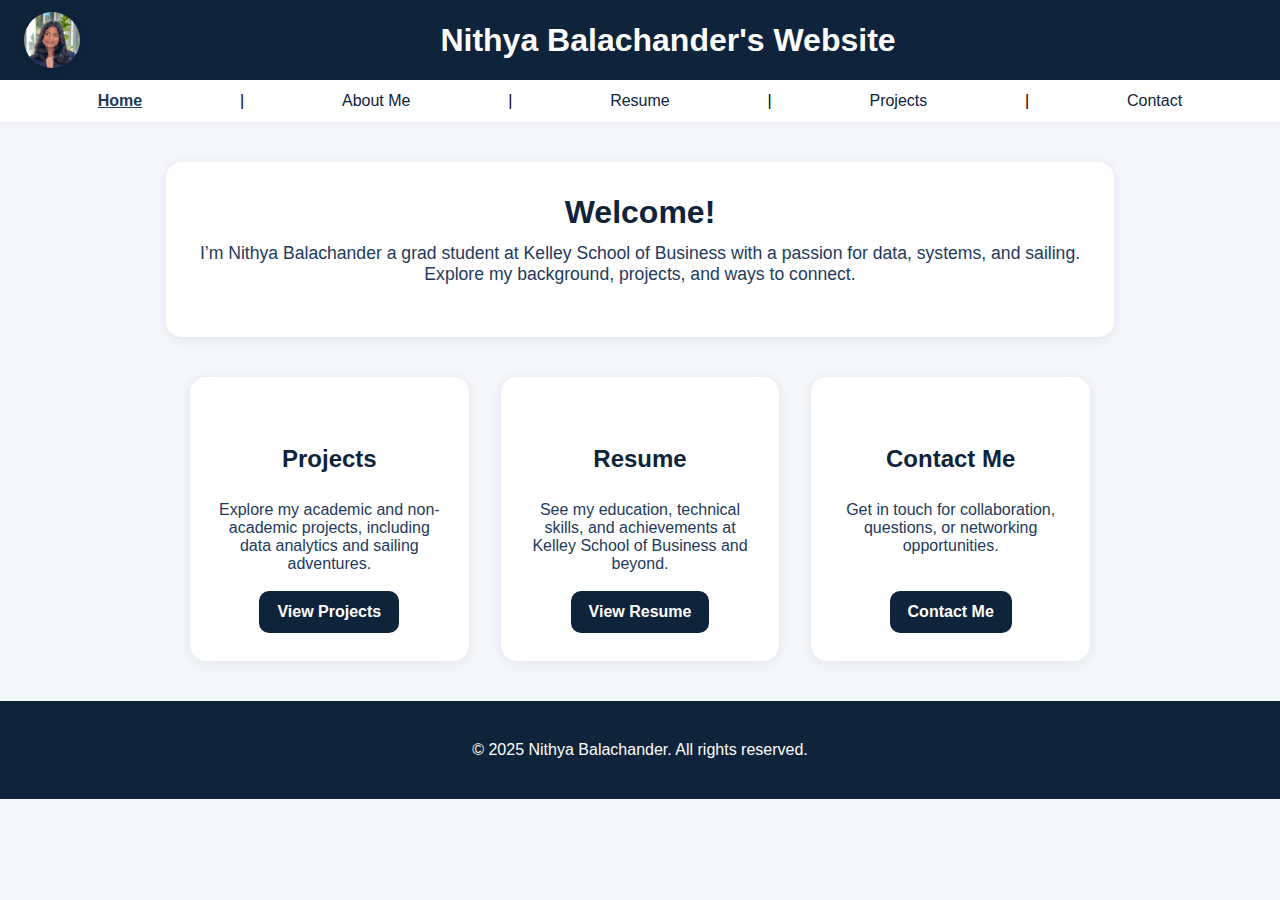
<file: index.html>
<!DOCTYPE html>
<html lang="en">
  <head>
    <meta charset="UTF-8" />
    <meta name="viewport" content="width=device-width, initial-scale=1.0" />
    <meta http-equiv="X-UA-Compatible" content="ie=edge" />
    <title>Nithya Balachander • Home</title>
    <link rel="stylesheet" href="styles.css" />
  </head>
  <body>
    <header class="site">
      <img src="images/IMG_4500.jpeg" alt="Home Logo" width="60" />
      <h1>Nithya Balachander's Website</h1>
    </header>
    <nav>
      <a class="active" href="index.html"> Home</a> | <a href="about.html"> About Me</a> |
      <a href="resume.html"> Resume</a> | <a href="project.html"> Projects</a> |
      <a href="contact.html"> Contact</a>
    </nav>

    <main>
      <section class="hero">
        <h2>Welcome!</h2>
        <p>
          I’m Nithya Balachander a grad student at Kelley School of Business with a passion for data, systems, and sailing. Explore my background, projects, and ways to connect.
        </p>
      </section>
      <section class="card-links">
        <div class="card-link">
          <h3>Projects</h3>
          <p>Explore my academic and non-academic projects, including data analytics and sailing adventures.</p>
          <a class="cta-button" href="project.html">View Projects</a>
        </div>
        <div class="card-link">
          <h3>Resume</h3>
          <p>See my education, technical skills, and achievements at Kelley School of Business and beyond.</p>
          <a class="cta-button secondary" href="resume.html">View Resume</a>
        </div>
        <div class="card-link">
          <h3>Contact Me</h3>
          <p>Get in touch for collaboration, questions, or networking opportunities.</p>
          <a class="cta-button secondary" href="contact.html">Contact Me</a>
        </div>
      </section>
      </section>
    </main>
    <footer class="site-footer">
      <p>&copy; <span id="year">2025</span> Nithya Balachander. All rights reserved.</p>
    </footer>
  </body>
</html>
</file>
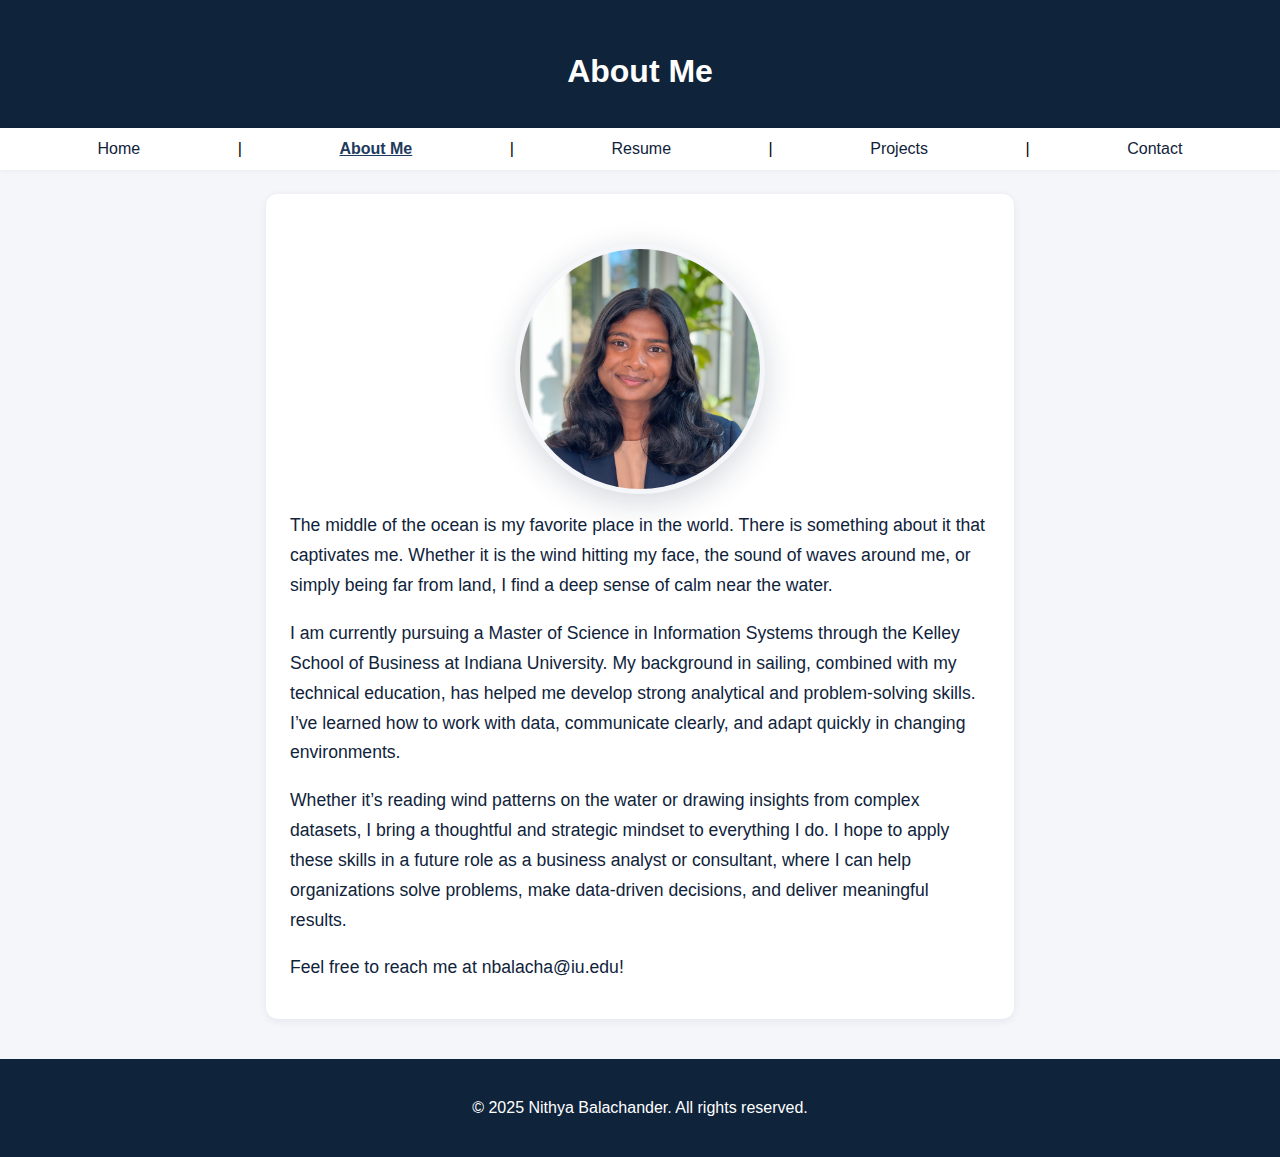
<file: about.html>
<!DOCTYPE html>
<html lang="en">
  <head>
    <meta charset="UTF-8" />
    <meta name="viewport" content="width=device-width, initial-scale=1.0" />
    <meta http-equiv="X-UA-Compatible" content="ie=edge" />
    <title>Nithya Balachander • About</title>
    <link rel="stylesheet" href="styles.css" />
  </head>
  <body>
    <header><h1>About Me</h1></header>
    <nav>
      <a href="index.html"> Home</a> | <a class="active" href="about.html"> About Me</a> |
      <a href="resume.html"> Resume</a> | <a href="project.html"> Projects</a> |
      <a href="contact.html"> Contact</a>
    </nav>

    <div class="content">
      <div class="profile-pic-container">
        <img src="images/IMG_4500.jpeg" alt="Profile picture" class="profile-pic" />
      </div>
      <p>
        The middle of the ocean is my favorite place in the world. There is
        something about it that captivates me. Whether it is the wind hitting my
        face, the sound of waves around me, or simply being far from land, I
        find a deep sense of calm near the water.
      </p>
      <p></p>

      <p>
        I am currently pursuing a Master of Science in Information Systems
        through the Kelley School of Business at Indiana University. My
        background in sailing, combined with my technical education, has helped
        me develop strong analytical and problem-solving skills. I’ve learned
        how to work with data, communicate clearly, and adapt quickly in
        changing environments.
      </p>

      <p>
        Whether it’s reading wind patterns on the water or drawing insights from
        complex datasets, I bring a thoughtful and strategic mindset to
        everything I do. I hope to apply these skills in a future role as a
        business analyst or consultant, where I can help organizations solve
        problems, make data-driven decisions, and deliver meaningful results.
      </p>

      <p>Feel free to reach me at nbalacha@iu.edu!</p>
    </div>
    <footer class="site-footer">
      <p>&copy; <span id="year">2025</span> Nithya Balachander. All rights reserved.</p>
    </footer>
  </body>
</html>
</file>
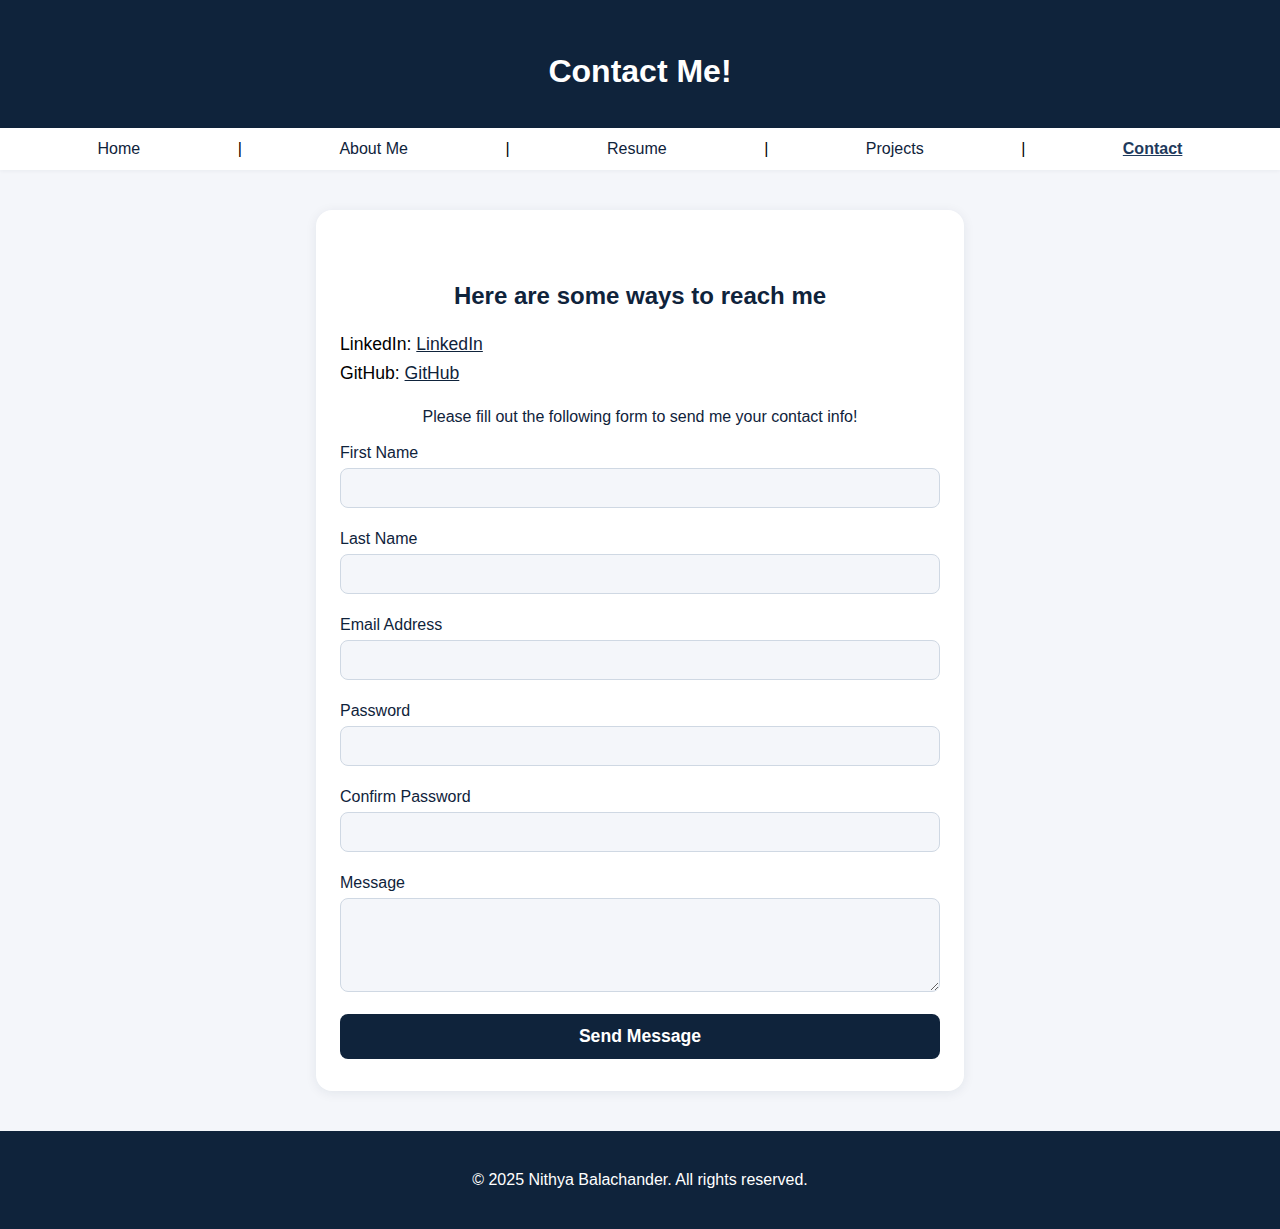
<file: contact.html>
<!DOCTYPE html>
<html lang="en">
  <head>
    <meta charset="UTF-8" />
    <meta name="viewport" content="width=device-width, initial-scale=1.0" />
    <meta http-equiv="X-UA-Compatible" content="ie=edge" />
    <title>Nithya Balachander • Contact</title>
    <link rel="stylesheet" href="styles.css" />
  </head>
  <body>
    <header><h1>Contact Me!</h1></header>
    <nav>
      <a href="index.html"> Home</a> | <a href="about.html"> About Me</a> |
      <a href="resume.html"> Resume</a> | <a href="project.html"> Projects</a> |
      <a class="active" href="contact.html"> Contact</a>
    </nav>
    <main>
      <section class="contact-section">
        <h3>Here are some ways to reach me</h3>
        <ul class="contact-links">
          <li>
            LinkedIn:
            <a
              href="https://www.linkedin.com/in/nithyabalachander/"
              target="_blank"
              >LinkedIn</a
            >
          </li>
          <li>
            GitHub:
            <a href="https://github.com/nbalachander" target="_blank">GitHub</a>
          </li>
        </ul>
        <p class="contact-form-intro">
          Please fill out the following form to send me your contact info!
        </p>
        <form class="contact-form" id="mainContactForm" novalidate>
          <div class="form-row">
            <label for="firstName">First Name</label>
            <input type="text" id="firstName" name="firstName" required aria-describedby="firstNameError" aria-invalid="false" autocomplete="given-name" />
            <span class="error" id="firstNameError" aria-live="polite"></span>
          </div>
          <div class="form-row">
            <label for="lastName">Last Name</label>
            <input type="text" id="lastName" name="lastName" required aria-describedby="lastNameError" aria-invalid="false" autocomplete="family-name" />
            <span class="error" id="lastNameError" aria-live="polite"></span>
          </div>
          <div class="form-row">
            <label for="emailAddress">Email Address</label>
            <input
              type="email"
              id="emailAddress"
              name="emailAddress"
              required
              pattern="^[^@\s]+@[^@\s]+\.[^@\s]+$"
              aria-describedby="emailError"
              aria-invalid="false"
              autocomplete="email"
            />
            <span class="error" id="emailError" aria-live="polite"></span>
          </div>
          <div class="form-row">
            <label for="password">Password</label>
            <input
              type="password"
              id="password"
              name="password"
              required
              minlength="8"
              aria-describedby="passwordError"
              aria-invalid="false"
              autocomplete="new-password"
            />
            <span class="error" id="passwordError" aria-live="polite"></span>
          </div>
          <div class="form-row">
            <label for="confirmPassword">Confirm Password</label>
            <input
              type="password"
              id="confirmPassword"
              name="confirmPassword"
              required
              minlength="8"
              aria-describedby="confirmPasswordError"
              aria-invalid="false"
              autocomplete="new-password"
            />
            <span class="error" id="confirmPasswordError" aria-live="polite"></span>
          </div>
          <div class="form-row">
            <label for="message">Message</label>
            <textarea id="message" name="message" rows="4" required aria-describedby="messageError" aria-invalid="false"></textarea>
            <span class="error" id="messageError" aria-live="polite"></span>
          </div>
          <div class="form-row">
            <button type="submit">Send Message</button>
          </div>
        </form>
        <script>
          document
            .getElementById("mainContactForm")
            .addEventListener("submit", function (e) {
              let valid = true;
              // Clear previous errors
              document
                .querySelectorAll(".error")
                .forEach((el) => (el.textContent = ""));
              // Reset aria-invalid
              [this.firstName, this.lastName, this.emailAddress, this.password, this.confirmPassword, this.message].forEach((el) => {
                if (el) el.setAttribute("aria-invalid", "false");
              });
              // First Name
              if (!this.firstName.value.trim()) {
                document.getElementById("firstNameError").textContent =
                  "First name is required.";
                this.firstName.setAttribute("aria-invalid", "true");
                valid = false;
              }
              // Last Name
              if (!this.lastName.value.trim()) {
                document.getElementById("lastNameError").textContent =
                  "Last name is required.";
                this.lastName.setAttribute("aria-invalid", "true");
                valid = false;
              }
              // Email
              const emailPattern = /^[^@\s]+@[^@\s]+\.[^@\s]+$/;
              if (!this.emailAddress.value.trim()) {
                document.getElementById("emailError").textContent =
                  "Email address is required.";
                this.emailAddress.setAttribute("aria-invalid", "true");
                valid = false;
              } else if (!emailPattern.test(this.emailAddress.value)) {
                document.getElementById("emailError").textContent =
                  "Please enter a valid email address.";
                this.emailAddress.setAttribute("aria-invalid", "true");
                valid = false;
              }
              // Password
              if (!this.password.value) {
                document.getElementById("passwordError").textContent =
                  "Password is required.";
                this.password.setAttribute("aria-invalid", "true");
                valid = false;
              } else if (this.password.value.length < 8) {
                document.getElementById("passwordError").textContent =
                  "Password must be at least 8 characters.";
                this.password.setAttribute("aria-invalid", "true");
                valid = false;
              }
              // Confirm Password
              if (!this.confirmPassword.value) {
                document.getElementById("confirmPasswordError").textContent =
                  "Please confirm your password.";
                this.confirmPassword.setAttribute("aria-invalid", "true");
                valid = false;
              } else if (this.confirmPassword.value !== this.password.value) {
                document.getElementById("confirmPasswordError").textContent =
                  "Passwords do not match.";
                this.confirmPassword.setAttribute("aria-invalid", "true");
                valid = false;
              }
              // Message
              if (!this.message.value.trim()) {
                document.getElementById("messageError").textContent =
                  "Message is required.";
                this.message.setAttribute("aria-invalid", "true");
                valid = false;
              }
              if (!valid) {
                e.preventDefault();
                return false;
              }
              // Redirect to thank you page
              e.preventDefault();
              window.location.href = "thankyou.html";
            });
        </script>
      </section>
    </main>
    <footer class="site-footer">
      <p>&copy; <span id="year">2025</span> Nithya Balachander. All rights reserved.</p>
    </footer>
  </body>
</html>
</file>
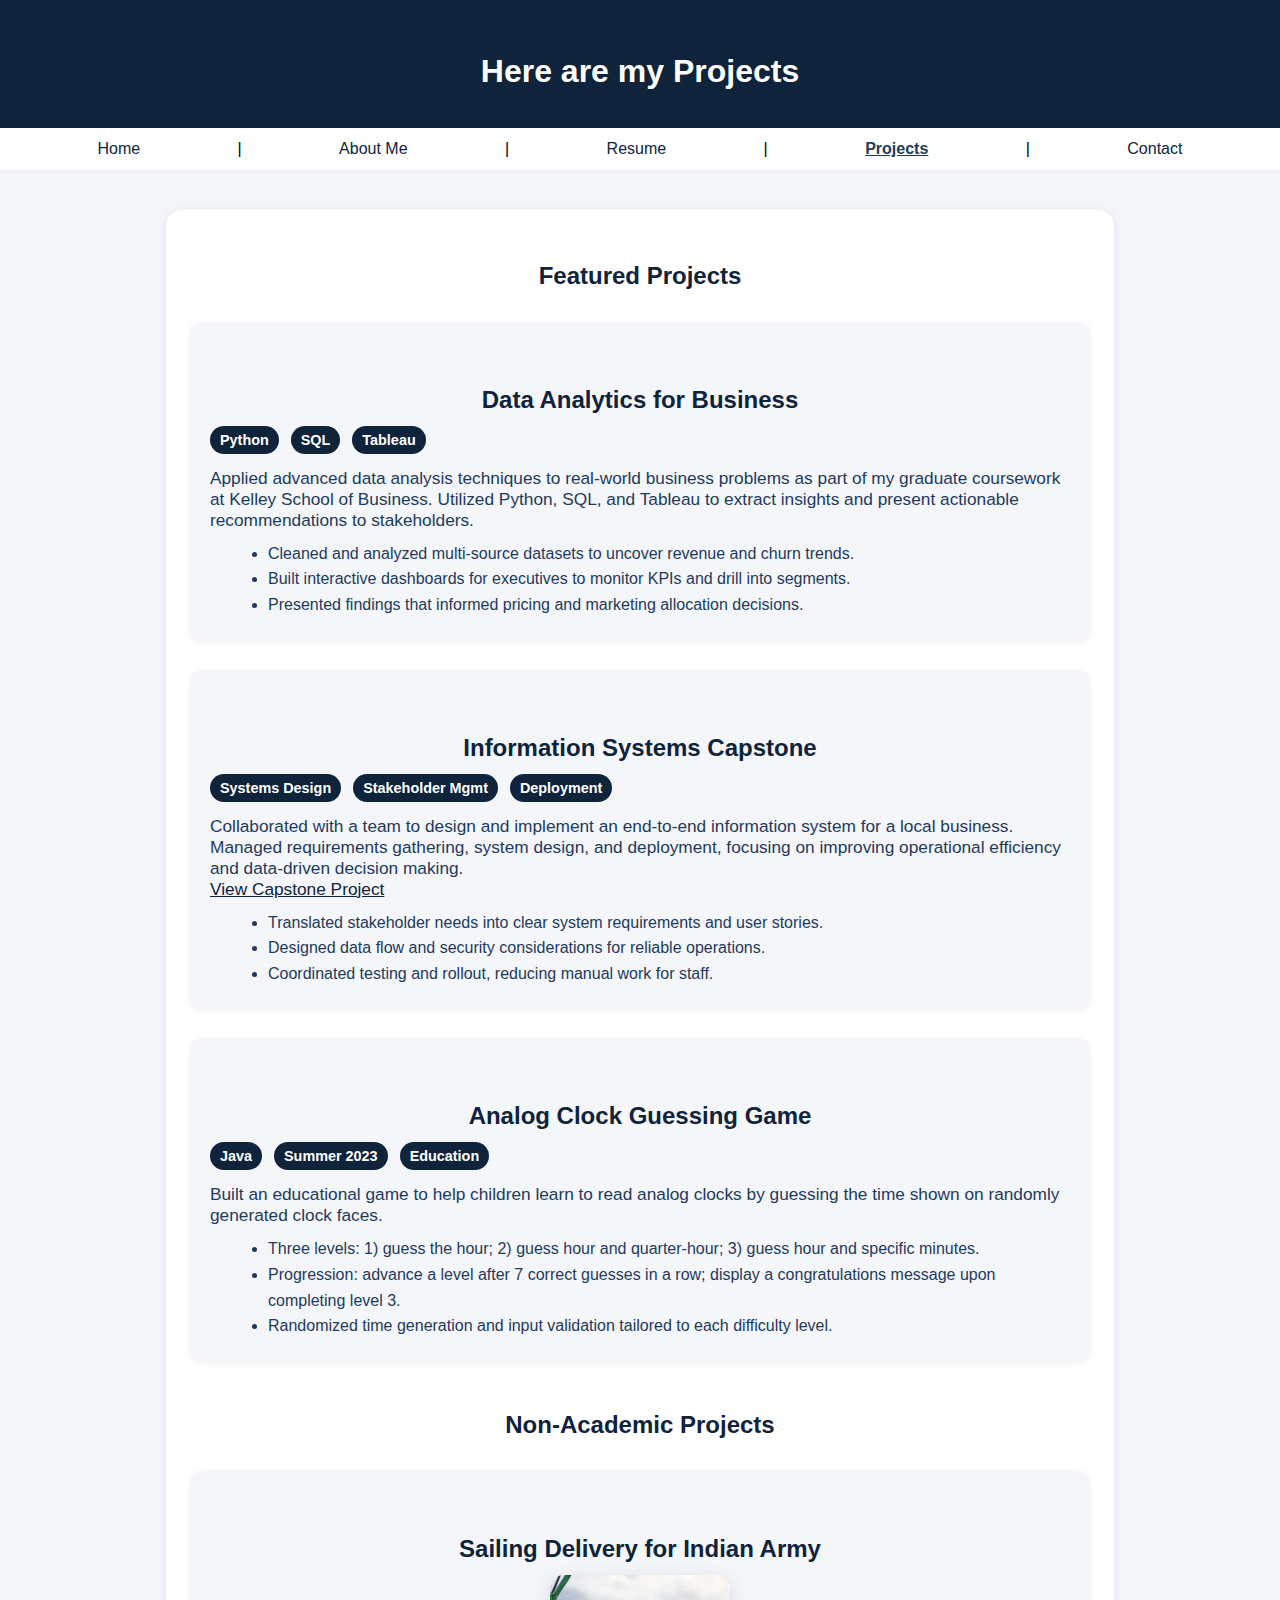
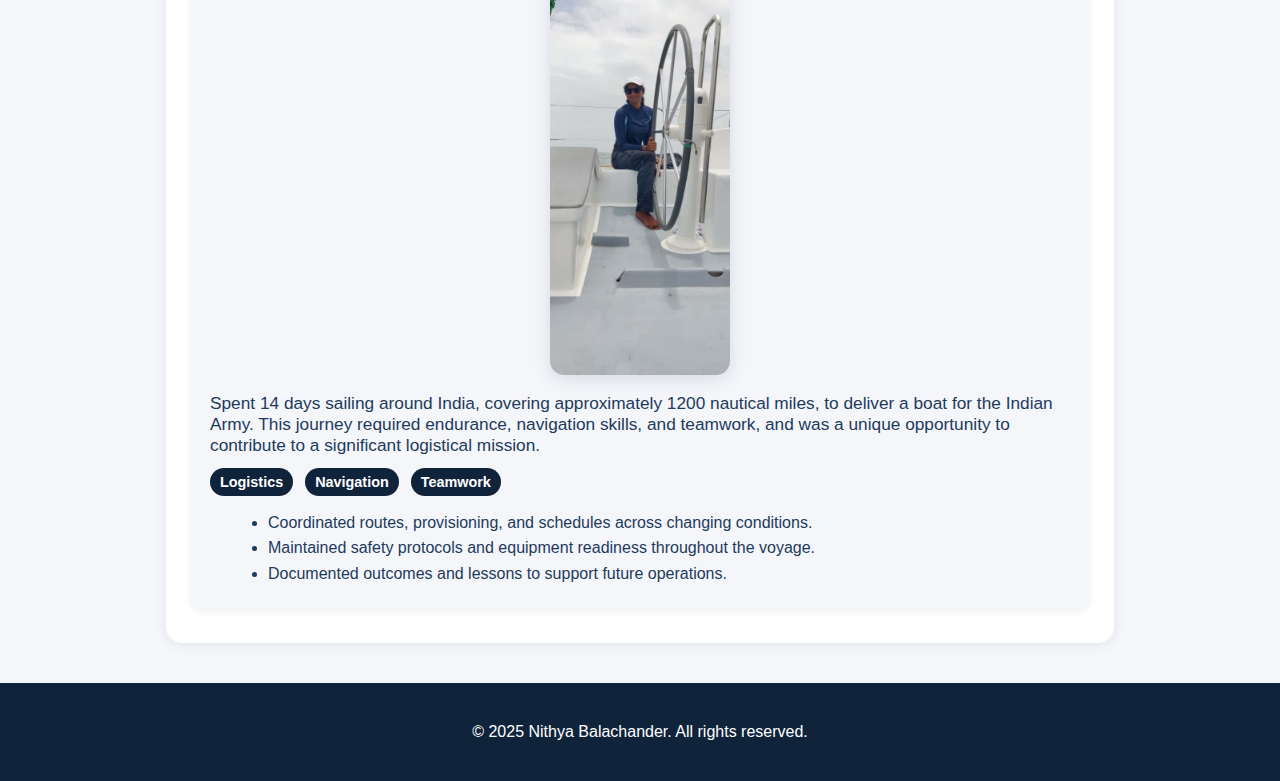
<file: project.html>
<!DOCTYPE html>
<html lang="en">
  <head>
    <meta charset="UTF-8" />
    <meta name="viewport" content="width=device-width, initial-scale=1.0" />
    <meta http-equiv="X-UA-Compatible" content="ie=edge" />
    <title>Nithya Balachander • Projects</title>
    <link rel="stylesheet" href="styles.css" />
  </head>
  <body>
    <header><h1>Here are my Projects</h1></header>
    <nav>
      <a href="index.html"> Home</a> | <a href="about.html"> About Me</a> |
      <a href="resume.html"> Resume</a> | <a class="active" href="project.html"> Projects</a> |
      <a href="contact.html"> Contact</a>
    </nav>
    <main>
      <section class="projects-section">
        <h2>Featured Projects</h2>
        <div class="project-list">
          <article class="project-card">
            <h3>Data Analytics for Business</h3>
            <div class="project-meta">
              <span class="badge">Python</span>
              <span class="badge">SQL</span>
              <span class="badge">Tableau</span>
            </div>
            <p>
              Applied advanced data analysis techniques to real-world business problems as part of my graduate coursework at Kelley School of Business. Utilized Python, SQL, and Tableau to extract insights and present actionable recommendations to stakeholders.
            </p>
            <ul class="project-points">
              <li>Cleaned and analyzed multi-source datasets to uncover revenue and churn trends.</li>
              <li>Built interactive dashboards for executives to monitor KPIs and drill into segments.</li>
              <li>Presented findings that informed pricing and marketing allocation decisions.</li>
            </ul>
          </article>
          <article class="project-card">
            <h3>Information Systems Capstone</h3>
            <div class="project-meta">
              <span class="badge">Systems Design</span>
              <span class="badge">Stakeholder Mgmt</span>
              <span class="badge">Deployment</span>
            </div>
            <p>
              Collaborated with a team to design and implement an end-to-end information system for a local business. Managed requirements gathering, system design, and deployment, focusing on improving operational efficiency and data-driven decision making.
            </p>
            <p>
              <a href="https://nbalacha.pages.iu.edu/ProjectFuture/" target="_blank" style="color:#0f233b; font-weight:500; text-decoration:underline;">View Capstone Project</a>
            </p>
            <ul class="project-points">
              <li>Translated stakeholder needs into clear system requirements and user stories.</li>
              <li>Designed data flow and security considerations for reliable operations.</li>
              <li>Coordinated testing and rollout, reducing manual work for staff.</li>
            </ul>
          </article>
          <article class="project-card">
            <h3>Analog Clock Guessing Game</h3>
            <div class="project-meta">
              <span class="badge">Java</span>
              <span class="badge">Summer 2023</span>
              <span class="badge">Education</span>
            </div>
            <p>
              Built an educational game to help children learn to read analog clocks by guessing the time shown on randomly generated clock faces.
            </p>
            <ul class="project-points">
              <li>Three levels: 1) guess the hour; 2) guess hour and quarter-hour; 3) guess hour and specific minutes.</li>
              <li>Progression: advance a level after 7 correct guesses in a row; display a congratulations message upon completing level 3.</li>
              <li>Randomized time generation and input validation tailored to each difficulty level.</li>
            </ul>
          </article>
        </div>
        <h2 style="margin-top:48px; text-align:center; color:#0f233b;">Non-Academic Projects</h2>
        <div class="project-list">
          <article class="project-card">
            <h3>Sailing Delivery for Indian Army</h3>
            <div class="project-image-container">
              <img src="images/Summer2024.jpeg" alt="Sailing Summer 2024" class="project-image" />
            </div>
            <p>
              Spent 14 days sailing around India, covering approximately 1200 nautical miles, to deliver a boat for the Indian Army. This journey required endurance, navigation skills, and teamwork, and was a unique opportunity to contribute to a significant logistical mission.
            </p>
            <div class="project-meta">
              <span class="badge">Logistics</span>
              <span class="badge">Navigation</span>
              <span class="badge">Teamwork</span>
            </div>
            <ul class="project-points">
              <li>Coordinated routes, provisioning, and schedules across changing conditions.</li>
              <li>Maintained safety protocols and equipment readiness throughout the voyage.</li>
              <li>Documented outcomes and lessons to support future operations.</li>
            </ul>
          </article>
        </div>
      </section>
    </main>
    <footer class="site-footer">
      <p>&copy; <span id="year">2025</span> Nithya Balachander. All rights reserved.</p>
    </footer>
  </body>
</html>
</file>
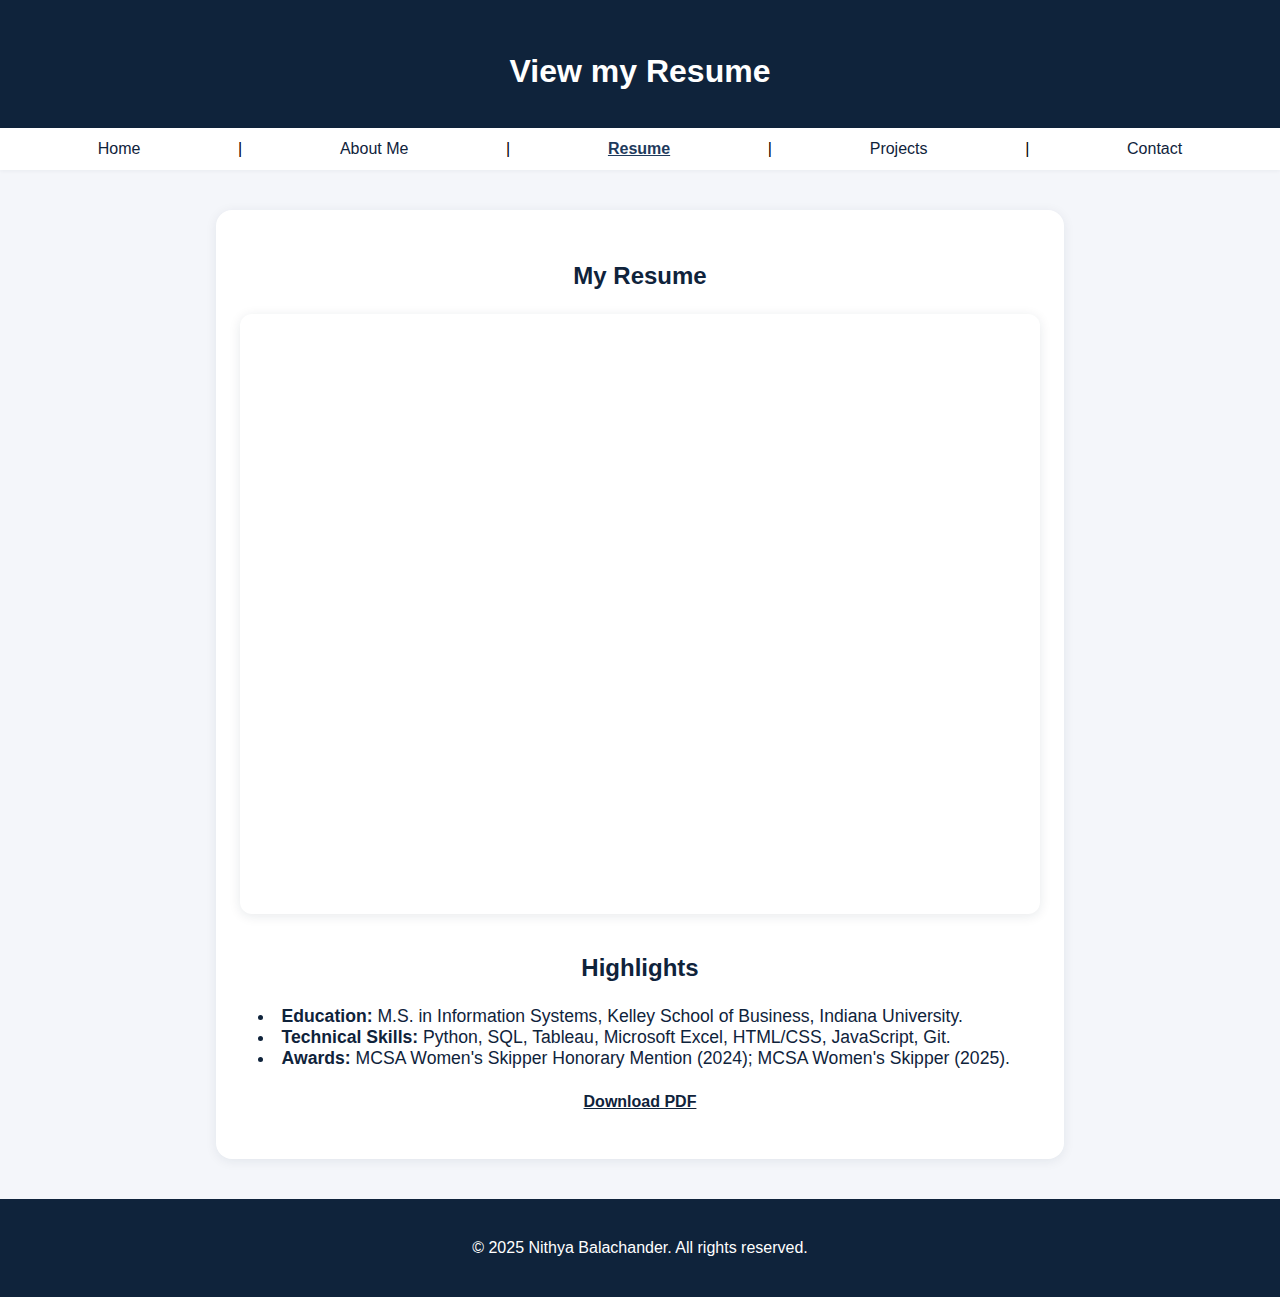
<file: resume.html>
<!DOCTYPE html>
<html lang="en">
  <head>
    <meta charset="UTF-8" />
    <meta name="viewport" content="width=device-width, initial-scale=1.0" />
    <meta http-equiv="X-UA-Compatible" content="ie=edge" />
    <title>Nithya Balachander • Resume</title>
    <link rel="stylesheet" href="styles.css" />
  </head>
  <body>
    <header><h1>View my Resume</h1></header>
    <nav>
      <a href="index.html"> Home</a> | <a href="about.html"> About Me</a> |
      <a class="active" href="resume.html"> Resume</a> | <a href="project.html"> Projects</a> |
      <a href="contact.html"> Contact</a>
    </nav>
    <main>
      <section class="resume-section">
        <h2>My Resume</h2>
        <div class="resume-embed">
          <iframe
            src="Nithya_Balachander_Resume.pdf"
            width="100%"
            height="600px"
            style="
              border: none;
              border-radius: 12px;
              box-shadow: 0 2px 12px rgba(15, 35, 59, 0.1);
            "
          ></iframe>
        </div>
        <h3>Highlights</h3>
        <ul class="resume-highlights">
          <li>
            <strong>Education:</strong> M.S. in Information Systems, Kelley School of Business, Indiana University.
          </li>
          <li>
            <strong>Technical Skills:</strong> Python, SQL, Tableau, Microsoft Excel, HTML/CSS, JavaScript, Git.
          </li>
          <li>
            <strong>Awards:</strong> MCSA Women's Skipper Honorary Mention (2024); MCSA Women's Skipper (2025).
          </li>
        </ul>
        <p style="text-align: center; margin-top: 24px">
          <a
            href="Nithya_Balachander_Resume.pdf"
            target="_blank"
            style="color: #0f233b; font-weight: 600; text-decoration: underline"
            >Download PDF</a
          >
        </p>
      </section>
    </main>
    <footer class="site-footer">
      <p>&copy; <span id="year">2025</span> Nithya Balachander. All rights reserved.</p>
    </footer>
  </body>
</html>
</file>
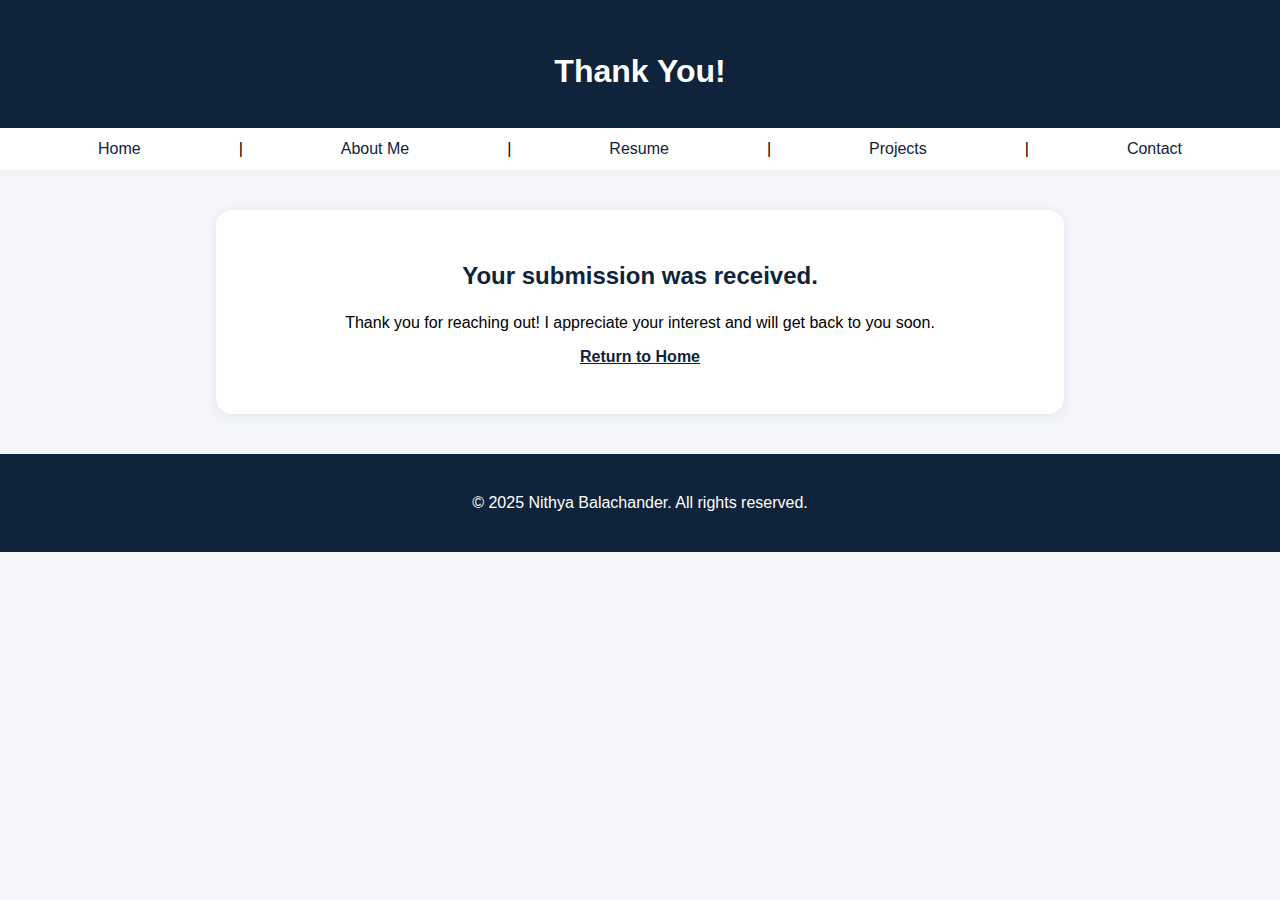
<file: thankyou.html>
<!DOCTYPE html>
<html lang="en">
  <head>
    <meta charset="UTF-8" />
    <meta name="viewport" content="width=device-width, initial-scale=1.0" />
    <meta http-equiv="X-UA-Compatible" content="ie=edge" />
    <title>Nithya Balachander • Thank You</title>
    <link rel="stylesheet" href="styles.css" />
  </head>
  <body>
    <header><h1>Thank You!</h1></header>
    <nav>
      <a href="index.html"> Home</a> | <a href="about.html"> About Me</a> |
      <a href="resume.html"> Resume</a> | <a href="project.html"> Projects</a> |
      <a href="contact.html"> Contact</a>
    </nav>
    <main>
      <section class="resume-section" style="text-align: center">
        <h2>Your submission was received.</h2>
        <p>
          Thank you for reaching out! I appreciate your interest and will get
          back to you soon.
        </p>
        <p>
          <a
            href="index.html"
            style="color: #0f233b; font-weight: 600; text-decoration: underline"
            >Return to Home</a
          >
        </p>
      </section>
    </main>
    <footer class="site-footer">
      <p>&copy; <span id="year">2025</span> Nithya Balachander. All rights reserved.</p>
    </footer>
  </body>
</html>
</file>
<file: styles.css>
.card-links {
  display: flex;
  justify-content: center;
  gap: 32px;
  margin: 40px auto 0 auto;
  max-width: 900px;
}
.card-link {
  background: #fff;
  border-radius: 16px;
  box-shadow: 0 2px 12px rgba(15,35,59,0.08);
  padding: 28px 22px;
  flex: 1 1 220px;
  min-width: 220px;
  max-width: 280px;
  display: flex;
  flex-direction: column;
  align-items: center;
  text-align: center;
}
.card-link h3 {
  color: #0f233b;
  margin-bottom: 12px;
}
.card-link p {
  color: #1e3a5c;
  font-size: 1rem;
  margin-bottom: 18px;
}
.card-link .cta-button {
  margin-top: auto;
}
@media (max-width: 900px) {
  .card-links {
    flex-direction: column;
    gap: 24px;
    align-items: center;
  }
  .card-link {
    max-width: 95vw;
  }
}
a {
  text-decoration: none;
}

nav {
  justify-content: space-evenly;
  display: flex;
  align-items: center;
  padding: 10px;
  flex-wrap: wrap;
  width: 100%;
}
nav a {
  text-decoration: none;
  color: #0f233b;
  font-weight: bold;
  text-align: center;
}
.site {
  display: grid;
  grid-template-columns: auto 1fr auto;
  align-items: center;
  gap: 16px;
  padding: 12px 24px;
}
.site h1 {
  margin: 0;
  text-align: center;
  justify-self: center;
}
nav a:hover {
  text-decoration: underline;
  color: #0f233b;
}

body {
  font-family: "Segoe UI", Arial, sans-serif;
  background: #f4f6fa;
  margin: 0;
  padding: 0;
}

header {
  background: #0f233b;
  color: #fff;
  padding: 32px 0 16px 0;
  text-align: center;
  box-shadow: 0 2px 8px rgba(15, 35, 59, 0.08);
}

nav {
  background: #fff;
  padding: 12px 0;
  text-align: center;
  box-shadow: 0 1px 4px rgba(15, 35, 59, 0.05);
}

nav a {
  color: #0f233b;
  text-decoration: none;
  font-weight: 500;
  margin: 0 12px;
  transition: color 0.2s;
}

nav a:hover {
  color: #1e3a5c;
  text-decoration: underline;
}

/* Active nav link */
nav a.active {
  color: #1e3a5c;
  text-decoration: underline;
  font-weight: 700;
}

h3 {
  color: #0f233b;
  margin-top: 40px;
  text-align: center;
  font-size: 1.5rem;
}

@media (max-width: 600px) {
  header {
    font-size: 1.2rem;
    padding: 20px 0 10px 0;
  }
  nav a {
    margin: 0 6px;
    font-size: 1rem;
  }
  h3 {
    font-size: 1.1rem;
    margin-top: 24px;
  }
}

.content {
  background: #fff;
  color: #0f233b;
  font-size: 1.1rem;
  line-height: 1.7;
  margin: 24px auto;
  padding: 18px 24px;
  border-radius: 12px;
  box-shadow: 0 2px 8px rgba(15, 35, 59, 0.07);
  max-width: 700px;
  font-family: "Segoe UI", Arial, sans-serif;
}

@media (max-width: 600px) {
  p {
    font-size: 1rem;
    padding: 12px 8px;
    margin: 16px auto;
  }
}

.profile-pic-container {
  display: flex;
  justify-content: center;
  align-items: center;
  margin-top: 32px;
  margin-bottom: 16px;
}
.profile-pic {
  width: 240px;
  height: 240px;
  object-fit: cover;
  border-radius: 50%;
  box-shadow: 0 8px 32px rgba(15, 35, 59, 0.18);
  border: 5px solid #f4f6fa;
  background: #fff;
  transition: box-shadow 0.2s, transform 0.2s;
}

/* Simple hero section for the home page */
.hero {
  max-width: 900px;
  margin: 40px auto;
  padding: 32px 24px;
  background: #fff;
  border-radius: 16px;
  box-shadow: 0 2px 12px rgba(15, 35, 59, 0.08);
  text-align: center;
}
.hero h2 {
  color: #0f233b;
  margin: 0 0 12px 0;
  font-size: 2rem;
}
.hero p {
  color: #1e3a5c;
  margin: 0 0 20px 0;
  font-size: 1.1rem;
}
.cta-button {
  display: inline-block;
  background: #0f233b;
  color: #fff;
  padding: 12px 18px;
  border-radius: 10px;
  font-weight: 600;
  text-decoration: none;
  transition: background 0.2s, transform 0.2s;
}
.cta-button:hover {
  background: #1e3a5c;
}

/* Optional: small logo polish in header */
.site img {
  width: 56px;
  height: 56px;
  border-radius: 50%;
  object-fit: cover;
  box-shadow: 0 2px 8px rgba(15, 35, 59, 0.15);
}

/* Footer */
.site-footer {
  background: #0f233b;
  color: #fff;
  text-align: center;
  padding: 24px 16px;
  margin-top: 40px;
}
.site-footer a {
  color: #fff;
  text-decoration: underline;
}
.resume-section {
  background: #fff;
  border-radius: 16px;
  box-shadow: 0 2px 12px rgba(15, 35, 59, 0.08);
  max-width: 800px;
  margin: 40px auto;
  padding: 32px 24px;
}

.resume-section h2 {
  color: #0f233b;
  text-align: center;
  margin-bottom: 24px;
}

.resume-embed {
  display: flex;
  justify-content: center;
  margin-bottom: 32px;
}

.resume-highlights {
  list-style: disc inside;
  color: #0f233b;
  font-size: 1.1rem;
  margin: 0 0 24px 0;
  padding: 0 0 0 18px;
}

.contact-section {
  background: #fff;
  border-radius: 16px;
  box-shadow: 0 2px 12px rgba(15, 35, 59, 0.08);
  max-width: 600px;
  margin: 40px auto;
  padding: 32px 24px;
}

.contact-links {
  list-style: none;
  padding: 0;
  margin-bottom: 24px;
}
.contact-links li {
  margin-bottom: 8px;
  font-size: 1.1rem;
}
.contact-links a {
  color: #0f233b;
  text-decoration: underline;
  font-weight: 500;
}

.contact-form-intro {
  color: #0f233b;
  margin-bottom: 18px;
  text-align: center;
}

.contact-form {
  display: flex;
  flex-direction: column;
  gap: 16px;
}
.form-row {
  display: flex;
  flex-direction: column;
  gap: 6px;
}
.contact-form label {
  font-weight: 500;
  color: #0f233b;
}
.contact-form input,
.contact-form textarea {
  padding: 10px 12px;
  border-radius: 8px;
  border: 1px solid #cfd8e3;
  font-size: 1rem;
  font-family: "Segoe UI", Arial, sans-serif;
  background: #f4f6fa;
  color: #0f233b;
}
.contact-form textarea {
  resize: vertical;
}
.contact-form button {
  background: #0f233b;
  color: #fff;
  border: none;
  border-radius: 8px;
  padding: 12px 0;
  font-size: 1.1rem;
  font-weight: 600;
  cursor: pointer;
  transition: background 0.2s;
}
.contact-form button:hover {
  background: #1e3a5c;
}

.project-image-container {
  display: flex;
  justify-content: center;
  align-items: center;
  margin-bottom: 18px;
}
.project-image {
  max-width: 100%;
  width: 180px;
  height: auto;
  border-radius: 14px;
  box-shadow: 0 4px 18px rgba(15, 35, 59, 0.13);
  background: #fff;
  object-fit: cover;
}
.projects-section {
  background: #fff;
  border-radius: 16px;
  box-shadow: 0 2px 12px rgba(15, 35, 59, 0.08);
  max-width: 900px;
  margin: 40px auto;
  padding: 32px 24px;
}
.projects-section h2 {
  color: #0f233b;
  text-align: center;
  margin-bottom: 32px;
}
.project-list {
  display: flex;
  flex-direction: column;
  gap: 28px;
}
.project-card {
  background: #f4f6fa;
  border-radius: 12px;
  box-shadow: 0 1px 6px rgba(15, 35, 59, 0.06);
  padding: 24px 20px;
}
.project-card h3 {
  color: #0f233b;
  margin-bottom: 12px;
}
.project-card p {
  color: #1e3a5c;
  font-size: 1.08rem;
  margin: 0;
}

/* Project meta and badges */
.project-meta {
  display: flex;
  flex-wrap: wrap;
  gap: 10px 12px;
  margin: 12px 0 14px 0;
}
.badge {
  display: inline-block;
  background: #0f233b;
  color: #fff;
  padding: 6px 10px;
  border-radius: 999px;
  font-size: 0.9rem;
  font-weight: 600;
}
.project-points {
  margin: 10px 0 0 18px;
  color: #1e3a5c;
  line-height: 1.6;
}
</file>
